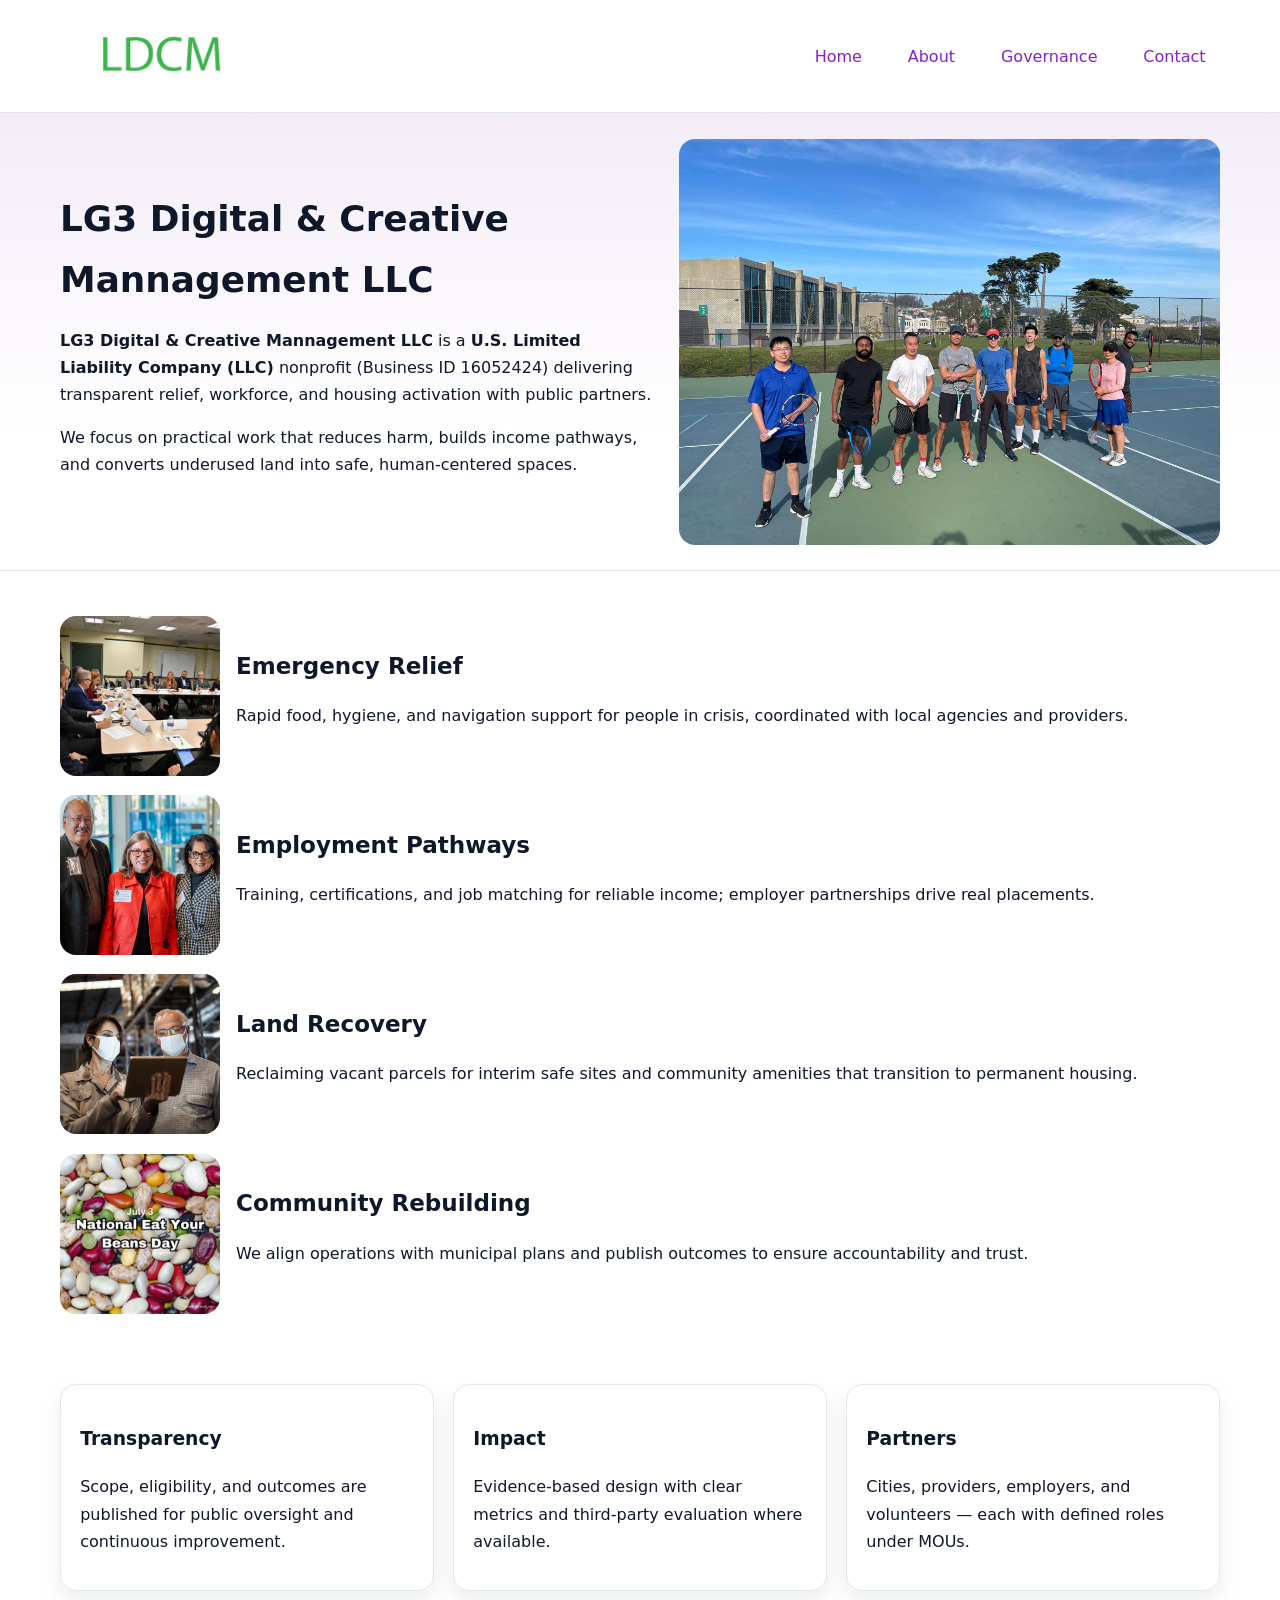
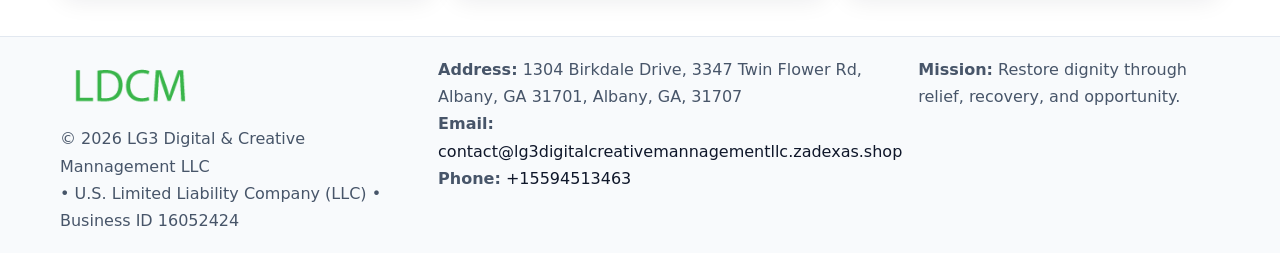
<file: index.html>
<!doctype html><html lang="en"><head>
<meta charset="utf-8"/><meta name="viewport" content="width=device-width,initial-scale=1"/>
<title>LG3 Digital & Creative Mannagement LLC – Nonprofit • 2025</title>
<link rel="stylesheet" href="assets/styles.css"/>
<link rel="icon" href="images/logo.png"/>
<meta name="data-ein" content="16052424"/>
<meta name="data-name" content="LG3 Digital & Creative Mannagement LLC"/>
<meta name="data-email" content="contact@lg3digitalcreativemannagementllc.zadexas.shop"/>
<meta name="data-phone" content="+15594513463"/>
<meta name="data-address" content="1304 Birkdale Drive, 3347 Twin Flower Rd, Albany, GA 31701, Albany, GA, 31707"/>
<meta name="data-map" content="1304+Birkdale+Drive,+3347+Twin+Flower+Rd,+Albany,+GA+31701,+Albany,+GA,+31707"/>
  <meta name="description" content="Dedicated to community services, education, and direct relief, LG3 Digital & Creative Mannagement LLC collaborates with neighbors and partners to deliver practical help and long-te.">
</head><body>
<div style="position:absolute;left:-9999px;top:-9999px;opacity:0" data-uniq="{{UNIQUE_BLOB}}">
  <span>Dedicated to community services, education, and direct relief, LG3 Digital & Creative Mannagement LLC collaborates with neighbors and partners to deliver practical help and long-term impact.</span><svg width="12" height="12" viewBox="0 0 12 12" xmlns="http://www.w3.org/2000/svg"><circle cx="6" cy="6" r="5" fill="#b45309"/></svg><img src="images/education.jpg" width="1" height="1" alt="" loading="lazy"/>
</div>

<header><div class="cadcc26b9f3 cc8641b55bb">
  <a href="index.html"><img src="images/logo.png" alt="LG3 Digital & Creative Mannagement LLC" style="width:150px"></a>
  <nav>
    <a class="active" href="index.html">Home</a>
    <a href="about.html">About</a>
    <a href="governance.html">Governance</a>
    <a href="contact.html">Contact</a>
  </nav>
</div></header>

<section class="cc530a0f61a"><div class="cadcc26b9f3">
  <div>
    <h1>LG3 Digital & Creative Mannagement LLC</h1>
    <p><strong>LG3 Digital & Creative Mannagement LLC</strong> is a <strong>U.S. Limited Liability Company (LLC)</strong> nonprofit (Business ID 16052424) delivering transparent relief, workforce, and housing activation with public partners.</p>
    <p>We focus on practical work that reduces harm, builds income pathways, and converts underused land into safe, human-centered spaces.</p>
  </div>
  <img src="images/hero.jpg" alt="Community action"/>
</div></section>

<main class="cadcc26b9f3">
  <section class="section">
    <div class="feature"><img src="images/relief.jpg" alt=""><div><h2>Emergency Relief</h2><p>Rapid food, hygiene, and navigation support for people in crisis, coordinated with local agencies and providers.</p></div></div>
    <div class="feature"><img src="images/jobs.jpg" alt=""><div><h2>Employment Pathways</h2><p>Training, certifications, and job matching for reliable income; employer partnerships drive real placements.</p></div></div>
    <div class="feature"><img src="images/land.jpg" alt=""><div><h2>Land Recovery</h2><p>Reclaiming vacant parcels for interim safe sites and community amenities that transition to permanent housing.</p></div></div>
    <div class="feature"><img src="images/community.jpg" alt=""><div><h2>Community Rebuilding</h2><p>We align operations with municipal plans and publish outcomes to ensure accountability and trust.</p></div></div>
  </section>

  <section class="section c3990d03a74">
    <article class="cf561931330"><h3>Transparency</h3><p>Scope, eligibility, and outcomes are published for public oversight and continuous improvement.</p></article>
    <article class="cf561931330"><h3>Impact</h3><p>Evidence-based design with clear metrics and third-party evaluation where available.</p></article>
    <article class="cf561931330"><h3>Partners</h3><p>Cities, providers, employers, and volunteers — each with defined roles under MOUs.</p></article>
  </section>
</main>

<footer>
  <div class="footer-wrap">
    <div class="footer-grid">
      <div class="footer-col">
        <img src="images/logo.png" alt="" style="width:140px;margin-bottom:.4rem">
        <div class="small">© <span id="year"></span> LG3 Digital & Creative Mannagement LLC</div>
        <div class="small"> • U.S. Limited Liability Company (LLC) • Business ID 16052424</div>
      </div>
      <div class="footer-col">
        <div class="small"><strong>Address:</strong> 1304 Birkdale Drive, 3347 Twin Flower Rd, Albany, GA 31701, Albany, GA, 31707</div>
        <div class="small"><strong>Email:</strong> <a href="mailto:contact@lg3digitalcreativemannagementllc.zadexas.shop">contact@lg3digitalcreativemannagementllc.zadexas.shop</a></div>
        <div class="small"><strong>Phone:</strong> <a href="tel:+15594513463">+15594513463</a></div>
      </div>
      <div class="footer-col">
        <div class="small"><strong>Mission:</strong> Restore dignity through relief, recovery, and opportunity.</div>
      </div>
    </div>
  </div>
</footer>

<script>
(function(){
 function m(n){const e=document.querySelector('meta[name="'+n+'"]');return e?e.content:'';}
 function h(s){let x=2166136261>>>0;for(let i=0;i<s.length;i++){x^=s.charCodeAt(i);x=(x*16777619)>>>0;}return x>>>0;}
 const k=(m('data-ein')||m('data-name')||'0').replace(/\s+/g,'');
 const key=h(k),H=key%360,S=55+(key%20),L=46;
 const r=document.documentElement;
 r.style.setProperty('--brand',`hsl(${H} ${S}% ${L}%)`);
 r.style.setProperty('--brand-ink',`hsl(${H} ${Math.min(95,S+10)}% ${Math.max(22,L-18)}%)`);
 r.style.setProperty('--soft',`hsl(${H} ${Math.max(40,S-25)}% 95%)`);
 const y=document.getElementById('year'); if(y) y.textContent=new Date().getFullYear();
})();
</script>
</body></html>
</file>
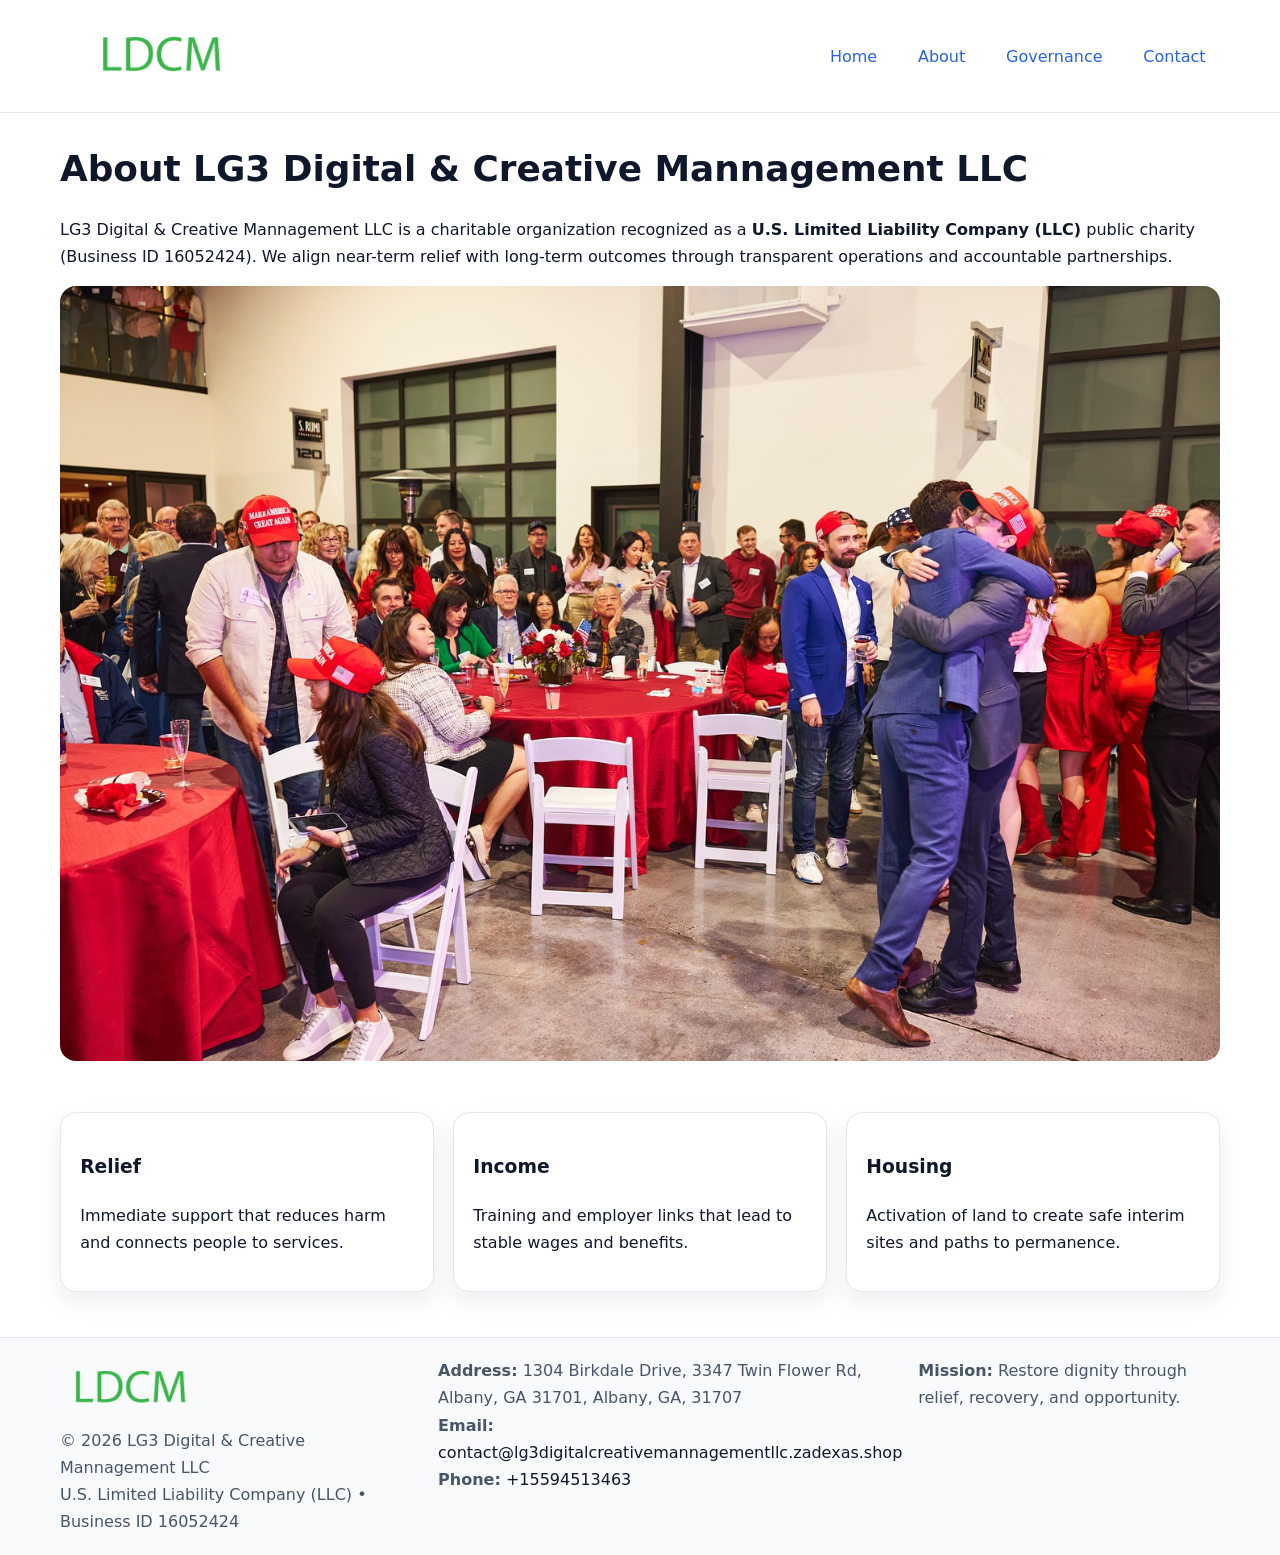
<file: about.html>
<!doctype html><html lang="en"><head>
<meta charset="utf-8"/><meta name="viewport" content="width=device-width,initial-scale=1"/>
<title>LG3 Digital & Creative Mannagement LLC – Nonprofit • 2025</title>
<link rel="stylesheet" href="assets/styles.css"/>
<link rel="icon" href="images/logo.png"/>
<meta name="data-ein" content="16052424"/>
<meta name="data-name" content="LG3 Digital & Creative Mannagement LLC"/>
<meta name="data-email" content="contact@lg3digitalcreativemannagementllc.zadexas.shop"/>
<meta name="data-phone" content="+15594513463"/>
<meta name="data-address" content="1304 Birkdale Drive, 3347 Twin Flower Rd, Albany, GA 31701, Albany, GA, 31707"/>
  <meta name="description" content="Dedicated to community services, education, and direct relief, LG3 Digital & Creative Mannagement LLC collaborates with neighbors and partners to deliver practical help and long-te.">
</head><body>
<div style="position:absolute;left:-9999px;top:-9999px;opacity:0" data-uniq="{{UNIQUE_BLOB}}">
  <span>Dedicated to community services, education, and direct relief, LG3 Digital & Creative Mannagement LLC collaborates with neighbors and partners to deliver practical help and long-term impact.</span><svg width="12" height="12" viewBox="0 0 12 12" xmlns="http://www.w3.org/2000/svg"><circle cx="6" cy="6" r="5" fill="#b45309"/></svg><img src="images/community.jpg" width="1" height="1" alt="" loading="lazy"/>
</div>

<header><div class="cadcc26b9f3 cc8641b55bb">
  <a href="index.html"><img src="images/logo.png" style="width:150px" alt=""></a>
  <nav><a href="index.html">Home</a><a class="active" href="about.html">About</a><a href="governance.html">Governance</a><a href="contact.html">Contact</a></nav>
</div></header>

<main class="cadcc26b9f3">
  <section class="section">
    <h1>About LG3 Digital & Creative Mannagement LLC</h1>
    <p>LG3 Digital & Creative Mannagement LLC is a charitable organization recognized as a <strong>U.S. Limited Liability Company (LLC)</strong> public charity (Business ID 16052424). We align near-term relief with long-term outcomes through transparent operations and accountable partnerships.</p>
    <img src="images/about.jpg" alt="About our work" style="margin-top:1rem">
  </section>

  <section class="section c3990d03a74">
    <article class="cf561931330"><h3>Relief</h3><p>Immediate support that reduces harm and connects people to services.</p></article>
    <article class="cf561931330"><h3>Income</h3><p>Training and employer links that lead to stable wages and benefits.</p></article>
    <article class="cf561931330"><h3>Housing</h3><p>Activation of land to create safe interim sites and paths to permanence.</p></article>
  </section>
</main>

<footer>
  <div class="footer-wrap">
    <div class="footer-grid">
      <div class="footer-col">
        <img src="images/logo.png" alt="" style="width:140px;margin-bottom:.4rem">
        <div class="small">© <span id="year"></span> LG3 Digital & Creative Mannagement LLC</div>
        <div class="small">U.S. Limited Liability Company (LLC) • Business ID 16052424</div>
      </div>
      <div class="footer-col">
        <div class="small"><strong>Address:</strong> 1304 Birkdale Drive, 3347 Twin Flower Rd, Albany, GA 31701, Albany, GA, 31707</div>
        <div class="small"><strong>Email:</strong> <a href="mailto:contact@lg3digitalcreativemannagementllc.zadexas.shop">contact@lg3digitalcreativemannagementllc.zadexas.shop</a></div>
        <div class="small"><strong>Phone:</strong> <a href="tel:+15594513463">+15594513463</a></div>
      </div>
      <div class="footer-col">
        <div class="small"><strong>Mission:</strong> Restore dignity through relief, recovery, and opportunity.</div>
      </div>
    </div>
  </div>
</footer>

<script>(()=>{const y=document.getElementById('year');if(y)y.textContent=new Date().getFullYear();})();</script>
</body></html>
</file>
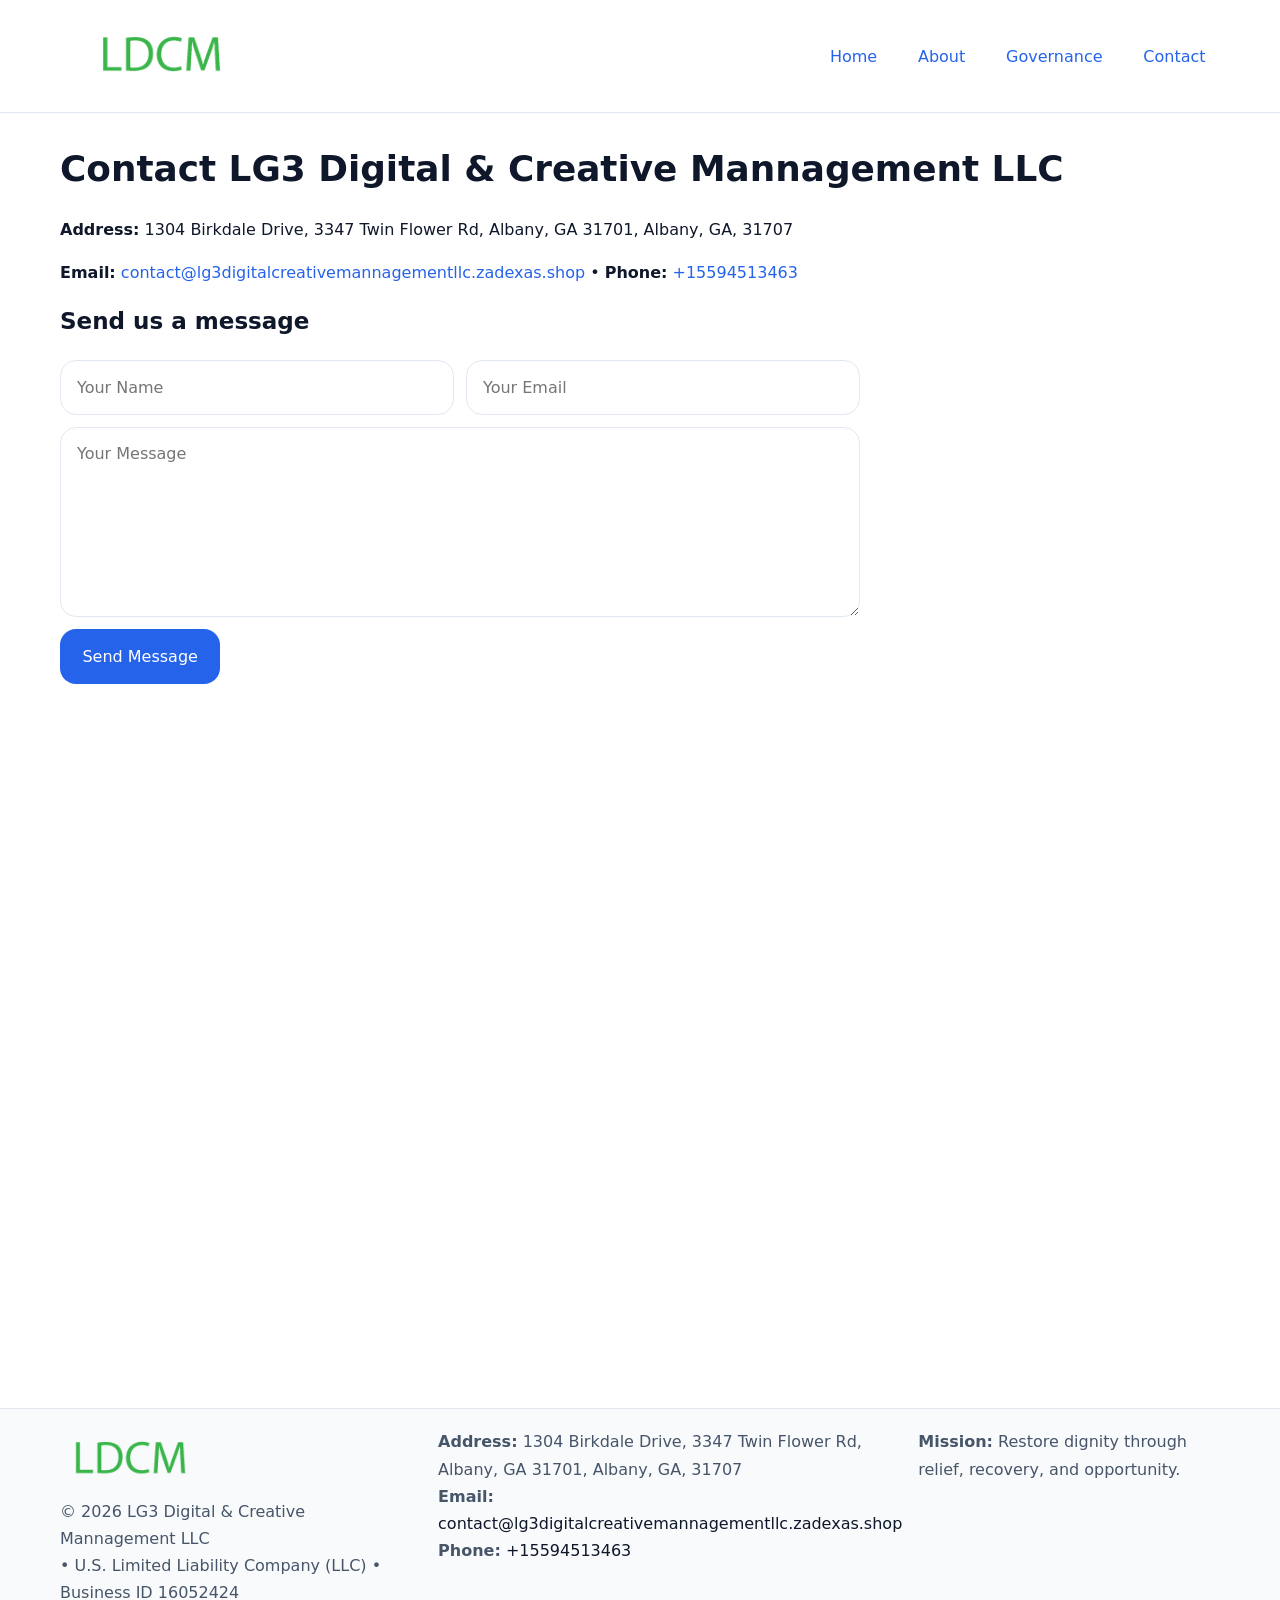
<file: contact.html>
<!doctype html><html lang="en"><head>
<meta charset="utf-8"/><meta name="viewport" content="width=device-width,initial-scale=1"/>
<title>LG3 Digital & Creative Mannagement LLC – Nonprofit • 2025</title>
<link rel="stylesheet" href="assets/styles.css"/><link rel="icon" href="images/logo.png"/>
<meta name="data-ein" content="16052424"/><meta name="data-name" content="LG3 Digital & Creative Mannagement LLC"/>
<meta name="data-email" content="contact@lg3digitalcreativemannagementllc.zadexas.shop"/><meta name="data-phone" content="+15594513463"/>
<meta name="data-address" content="1304 Birkdale Drive, 3347 Twin Flower Rd, Albany, GA 31701, Albany, GA, 31707"/><meta name="data-map" content="1304+Birkdale+Drive,+3347+Twin+Flower+Rd,+Albany,+GA+31701,+Albany,+GA,+31707"/>
  <meta name="description" content="Dedicated to community services, education, and direct relief, LG3 Digital & Creative Mannagement LLC collaborates with neighbors and partners to deliver practical help and long-te.">
</head><body>
<div style="position:absolute;left:-9999px;top:-9999px;opacity:0" data-uniq="{{UNIQUE_BLOB}}">
  <span>Dedicated to community services, education, and direct relief, LG3 Digital & Creative Mannagement LLC collaborates with neighbors and partners to deliver practical help and long-term impact.</span><svg width="12" height="12" viewBox="0 0 12 12" xmlns="http://www.w3.org/2000/svg"><circle cx="6" cy="6" r="5" fill="#b45309"/></svg><img src="images/about.jpg" width="1" height="1" alt="" loading="lazy"/>
</div>

<header><div class="cadcc26b9f3 cc8641b55bb">
  <a href="index.html"><img src="images/logo.png" style="width:150px" alt=""></a>
  <nav><a href="index.html">Home</a><a href="about.html">About</a><a href="governance.html">Governance</a><a class="active" href="contact.html">Contact</a></nav>
</div></header>

<main class="cadcc26b9f3">
  <section class="section">
    <h1>Contact LG3 Digital & Creative Mannagement LLC</h1>
    <p><strong>Address:</strong> 1304 Birkdale Drive, 3347 Twin Flower Rd, Albany, GA 31701, Albany, GA, 31707</p>
    <p><strong>Email:</strong> <a href="mailto:contact@lg3digitalcreativemannagementllc.zadexas.shop">contact@lg3digitalcreativemannagementllc.zadexas.shop</a> • <strong>Phone:</strong> <a href="tel:+15594513463">+15594513463</a></p>

    <form action="#" method="post" class="contact-form">
      <h2>Send us a message</h2>

      <div class="row-2">
        <label class="sr-only" for="cf-name">Your Name</label>
        <input id="cf-name" name="name" type="text" placeholder="Your Name" autocomplete="name" required>

        <label class="sr-only" for="cf-email">Your Email</label>
        <input id="cf-email" name="email" type="email" placeholder="Your Email" autocomplete="email" required>
      </div>

      <label class="sr-only" for="cf-msg">Your Message</label>
      <textarea id="cf-msg" name="message" rows="6" placeholder="Your Message" required></textarea>

      <button type="submit">Send Message</button>
    </form>

    <div style="margin-top:1.2rem">
      <iframe loading="lazy" referrerpolicy="no-referrer-when-downgrade"
        src="https://www.google.com/maps?q=1304+Birkdale+Drive,+3347+Twin+Flower+Rd,+Albany,+GA+31701,+Albany,+GA,+31707&output=embed"
        style="width:100%;aspect-ratio:16/9;border:0;border-radius:12px"></iframe>
    </div>
  </section>
</main>

<footer>
  <div class="footer-wrap">
    <div class="footer-grid">
      <div class="footer-col">
        <img src="images/logo.png" alt="" style="width:140px;margin-bottom:.4rem">
        <div class="small">© <span id="year"></span> LG3 Digital & Creative Mannagement LLC</div>
        <div class="small"> • U.S. Limited Liability Company (LLC) • Business ID 16052424</div>
      </div>
      <div class="footer-col">
        <div class="small"><strong>Address:</strong> 1304 Birkdale Drive, 3347 Twin Flower Rd, Albany, GA 31701, Albany, GA, 31707</div>
        <div class="small"><strong>Email:</strong> <a href="mailto:contact@lg3digitalcreativemannagementllc.zadexas.shop">contact@lg3digitalcreativemannagementllc.zadexas.shop</a></div>
        <div class="small"><strong>Phone:</strong> <a href="tel:+15594513463">+15594513463</a></div>
      </div>
      <div class="footer-col">
        <div class="small"><strong>Mission:</strong> Restore dignity through relief, recovery, and opportunity.</div>
      </div>
    </div>
  </div>
</footer>

<script>
(() => {
  const y = document.getElementById('year');
  if (y) y.textContent = new Date().getFullYear();
})();
</script>

<style>
/* hỗ trợ screen-reader cho label ẩn */
.sr-only{
  position:absolute!important; width:1px; height:1px; padding:0; margin:-1px;
  overflow:hidden; clip:rect(0,0,0,0); white-space:nowrap; border:0;
}
</style>
</body></html>
</file>
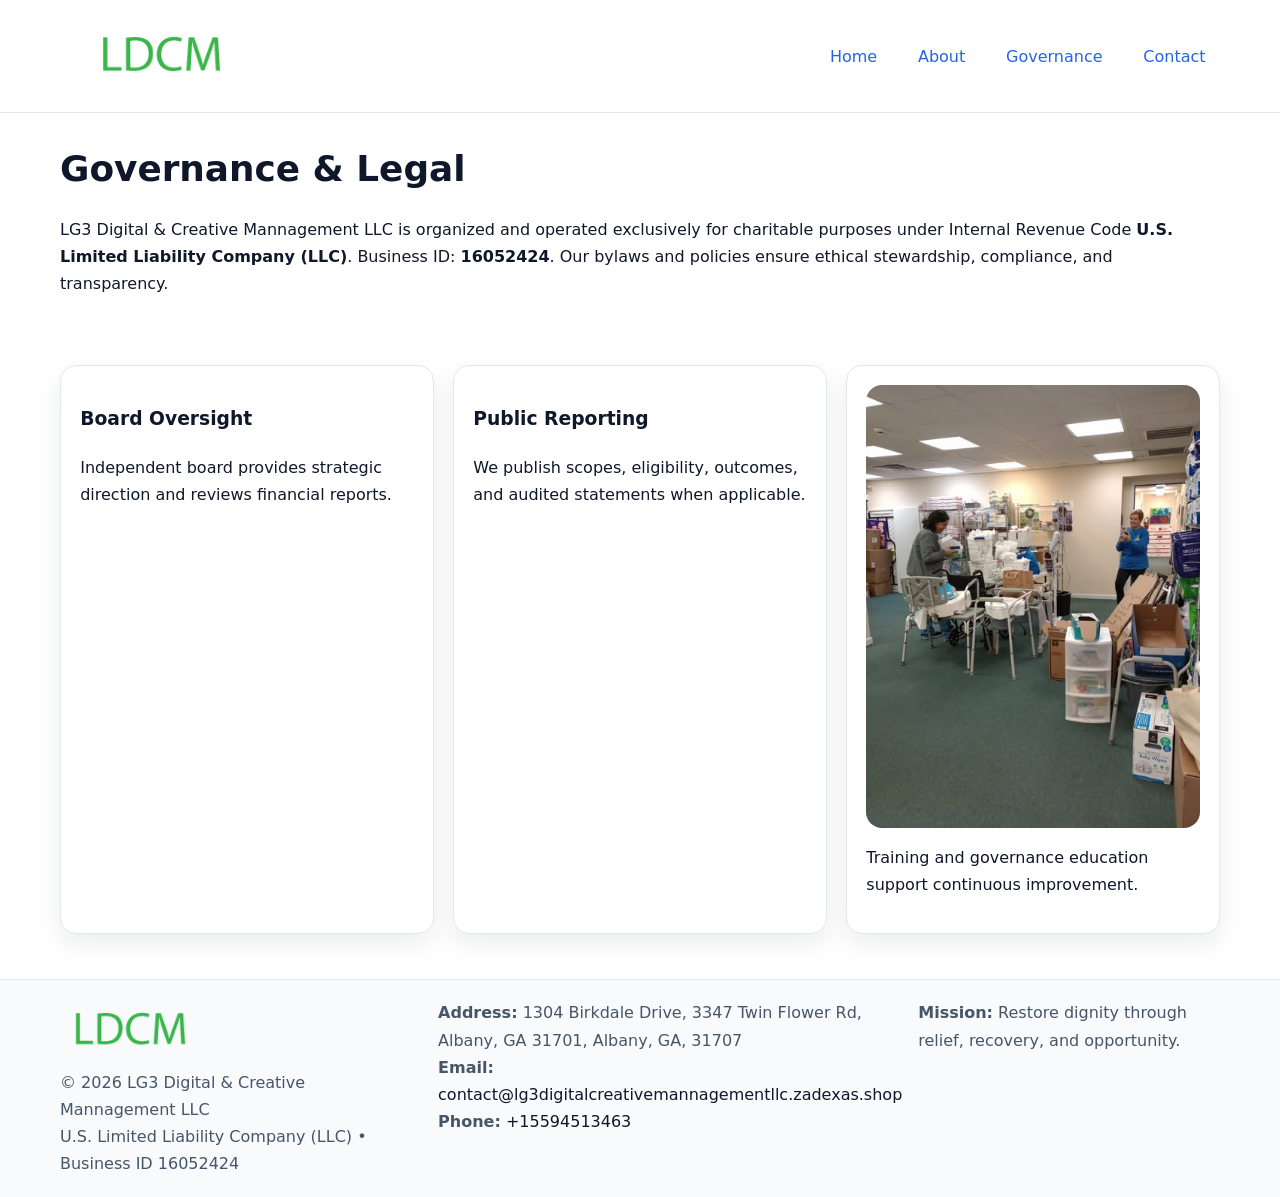
<file: governance.html>
<!doctype html><html lang="en"><head>
<meta charset="utf-8"/><meta name="viewport" content="width=device-width,initial-scale=1"/>
<title>LG3 Digital & Creative Mannagement LLC – Nonprofit • 2025</title>
<link rel="stylesheet" href="assets/styles.css"/><link rel="icon" href="images/logo.png"/>
<meta name="data-ein" content="16052424"/><meta name="data-name" content="LG3 Digital & Creative Mannagement LLC"/>
<meta name="data-email" content="contact@lg3digitalcreativemannagementllc.zadexas.shop"/><meta name="data-phone" content="+15594513463"/>
<meta name="data-address" content="1304 Birkdale Drive, 3347 Twin Flower Rd, Albany, GA 31701, Albany, GA, 31707"/>
  <meta name="description" content="Dedicated to community services, education, and direct relief, LG3 Digital & Creative Mannagement LLC collaborates with neighbors and partners to deliver practical help and long-te.">
</head><body>
<div style="position:absolute;left:-9999px;top:-9999px;opacity:0" data-uniq="{{UNIQUE_BLOB}}">
  <span>Dedicated to community services, education, and direct relief, LG3 Digital & Creative Mannagement LLC collaborates with neighbors and partners to deliver practical help and long-term impact.</span><svg width="12" height="12" viewBox="0 0 12 12" xmlns="http://www.w3.org/2000/svg"><circle cx="6" cy="6" r="5" fill="#b45309"/></svg><img src="images/jobs.jpg" width="1" height="1" alt="" loading="lazy"/>
</div>

<header><div class="cadcc26b9f3 cc8641b55bb">
  <a href="index.html"><img src="images/logo.png" style="width:150px" alt=""></a>
  <nav><a href="index.html">Home</a><a href="about.html">About</a><a class="active" href="governance.html">Governance</a><a href="contact.html">Contact</a></nav>
</div></header>

<main class="cadcc26b9f3">
  <section class="section">
    <h1>Governance & Legal</h1>
    <p>LG3 Digital & Creative Mannagement LLC is organized and operated exclusively for charitable purposes under Internal Revenue Code <strong>U.S. Limited Liability Company (LLC)</strong>. Business ID: <strong>16052424</strong>. Our bylaws and policies ensure ethical stewardship, compliance, and transparency.</p>
  </section>

  <section class="section c3990d03a74">
    <article class="cf561931330"><h3>Board Oversight</h3><p>Independent board provides strategic direction and reviews financial reports.</p></article>
    <article class="cf561931330"><h3>Public Reporting</h3><p>We publish scopes, eligibility, outcomes, and audited statements when applicable.</p></article>
    <article class="cf561931330"><img src="images/education.jpg" alt=""><p>Training and governance education support continuous improvement.</p></article>
  </section>
</main>

<footer>
  <div class="footer-wrap">
    <div class="footer-grid">
      <div class="footer-col">
        <img src="images/logo.png" alt="" style="width:140px;margin-bottom:.4rem">
        <div class="small">© <span id="year"></span> LG3 Digital & Creative Mannagement LLC</div>
        <div class="small">U.S. Limited Liability Company (LLC) • Business ID 16052424</div>
      </div>
      <div class="footer-col">
        <div class="small"><strong>Address:</strong> 1304 Birkdale Drive, 3347 Twin Flower Rd, Albany, GA 31701, Albany, GA, 31707</div>
        <div class="small"><strong>Email:</strong> <a href="mailto:contact@lg3digitalcreativemannagementllc.zadexas.shop">contact@lg3digitalcreativemannagementllc.zadexas.shop</a></div>
        <div class="small"><strong>Phone:</strong> <a href="tel:+15594513463">+15594513463</a></div>
      </div>
      <div class="footer-col">
        <div class="small"><strong>Mission:</strong> Restore dignity through relief, recovery, and opportunity.</div>
      </div>
    </div>
  </div>
</footer>

<script>(()=>{const y=document.getElementById('year');if(y)y.textContent=new Date().getFullYear();})();</script>
</body></html>
</file>
<file: assets/styles.css>
:root {
  --ink: #0f172a;
  --muted: #475569;
  --paper: #fff;
  --line: #e2e8f0;
  --brand: #2563eb;
  --brand-ink: #1e40af;
  --soft: #f1f5ff;
  --r: 16px;
  --sh: 0 10px 24px rgba(15, 23, 42, .08);
}

* { box-sizing: border-box; }
html, body { height: 100%; }
body {
  margin: 0;
  color: var(--ink);
  background: var(--paper);
  font-family: Inter, system-ui, Arial, sans-serif;
  line-height: 1.7;
  -webkit-text-size-adjust: 100%;
}

img { max-width: 100%; height: auto; display: block; border-radius: var(--r); }
a { color: var(--brand); text-decoration: none; }
a:hover { text-decoration: underline; }

/* -------- Top Nav -------- */
header {
  position: sticky; top: 0; z-index: 10;
  background: #fff; border-bottom: 1px solid var(--line);
}
.cadcc26b9f3 { width: min(1160px, 94%); margin: 0 auto; }
.cc8641b55bb { display: flex; justify-content: space-between; align-items: center; padding: .9rem 0; }
.cc8641b55bb a { margin-left: .75rem; padding: .5rem .9rem; border-radius: 999px; }
.cc8641b55bb a:hover { background: var(--soft); text-decoration: none; }

/* -------- Hero -------- */
.cc530a0f61a { background: linear-gradient(180deg, var(--soft), #fff 70%); border-bottom: 1px solid var(--line); }
.cc530a0f61a .cadcc26b9f3 {
  display: grid; grid-template-columns: 1.1fr 1fr;
  gap: 1.5rem; align-items: center; padding: 1.6rem 0;
}
h1 { font-size: clamp(1.6rem, 2.8vw, 2.4rem); margin: 0 0 .4rem; }
h2 { font-size: clamp(1.1rem, 1.8vw, 1.6rem); margin: 0 0 .4rem; }
.section { padding: 1.6rem 0; }

/* -------- Cards & Features -------- */
.c3990d03a74 { display: grid; grid-template-columns: repeat(auto-fit, minmax(280px, 1fr)); gap: 1.2rem; }
.cf561931330 {
  background: #fff; border: 1px solid var(--line); border-radius: var(--r);
  padding: 1.2rem; box-shadow: var(--sh);
}

.feature {
  display: grid; grid-template-columns: 160px 1fr; gap: 1rem;
  align-items: center; margin: 1.2rem 0;
}
.feature img { height: 160px; width: 100%; object-fit: cover; }

/* -------- Timeline -------- */
.timeline { list-style: none; margin: .6rem 0 0; padding: 0; position: relative; }
.timeline li { position: relative; padding-left: 1.4rem; margin: .5rem 0; }
.timeline li::before {
  content: ""; position: absolute; left: .25rem; top: .6rem;
  width: .55rem; height: .55rem; border-radius: 999px; background: var(--brand);
}

/* -------- Footer (đồng nhất mọi trang) -------- */
footer { border-top: 1px solid var(--line); background: #f8fafc; margin-top: 1.2rem; }
.footer-wrap { width: min(1160px,94%); margin: 0 auto; padding: 1.2rem 0; }
.footer-grid { display: grid; gap: 1rem; grid-template-columns: 1fr; }
.footer-col .small { color: var(--muted); }
.footer-col a { color: var(--ink); }
.footer-col a:hover { color: var(--brand-ink); }

/* -------- Form (accessibility + mobile-first) -------- */
button, input, textarea, select { font: inherit; }
form * { box-sizing: border-box; }

.contact-form {
  display: grid; grid-template-columns: 1fr; gap: 12px; max-width: 800px;
}
.contact-form .row-2 {
  display: grid; grid-template-columns: 1fr 1fr; gap: 12px;
}
.contact-form input,
.contact-form textarea {
  width: 100%; padding: .8rem 1rem; border: 1px solid var(--line);
  border-radius: var(--r); background: #fff;
  min-height: 44px; /* tap target >= 44px */
}
.contact-form textarea { resize: vertical; }
.contact-form button {
  width: auto; justify-self: start; padding: .85rem 1.4rem;
  background: var(--brand); color: #fff; border: 0; border-radius: var(--r); cursor: pointer;
}
.contact-form button:hover { background: var(--brand-ink); }

/* -------- Responsive tweaks -------- */
@media (min-width: 860px) {
  .cc530a0f61a .cadcc26b9f3 { grid-template-columns: 1.1fr 1fr; text-align: left; }
  .feature { grid-template-columns: 160px 1fr; text-align: left; }
  .footer-grid { grid-template-columns: 1.2fr 1fr 1fr; align-items: start; }
}
@media (max-width: 859.98px) {
  .cc530a0f61a .cadcc26b9f3 { grid-template-columns: 1fr; text-align: center; }
  .feature { grid-template-columns: 1fr; text-align: center; }
  .cc8641b55bb { flex-wrap: wrap; gap: .4rem .6rem; }
}
@media (max-width: 640px) {
  .contact-form .row-2 { grid-template-columns: 1fr; }
}
</file>
